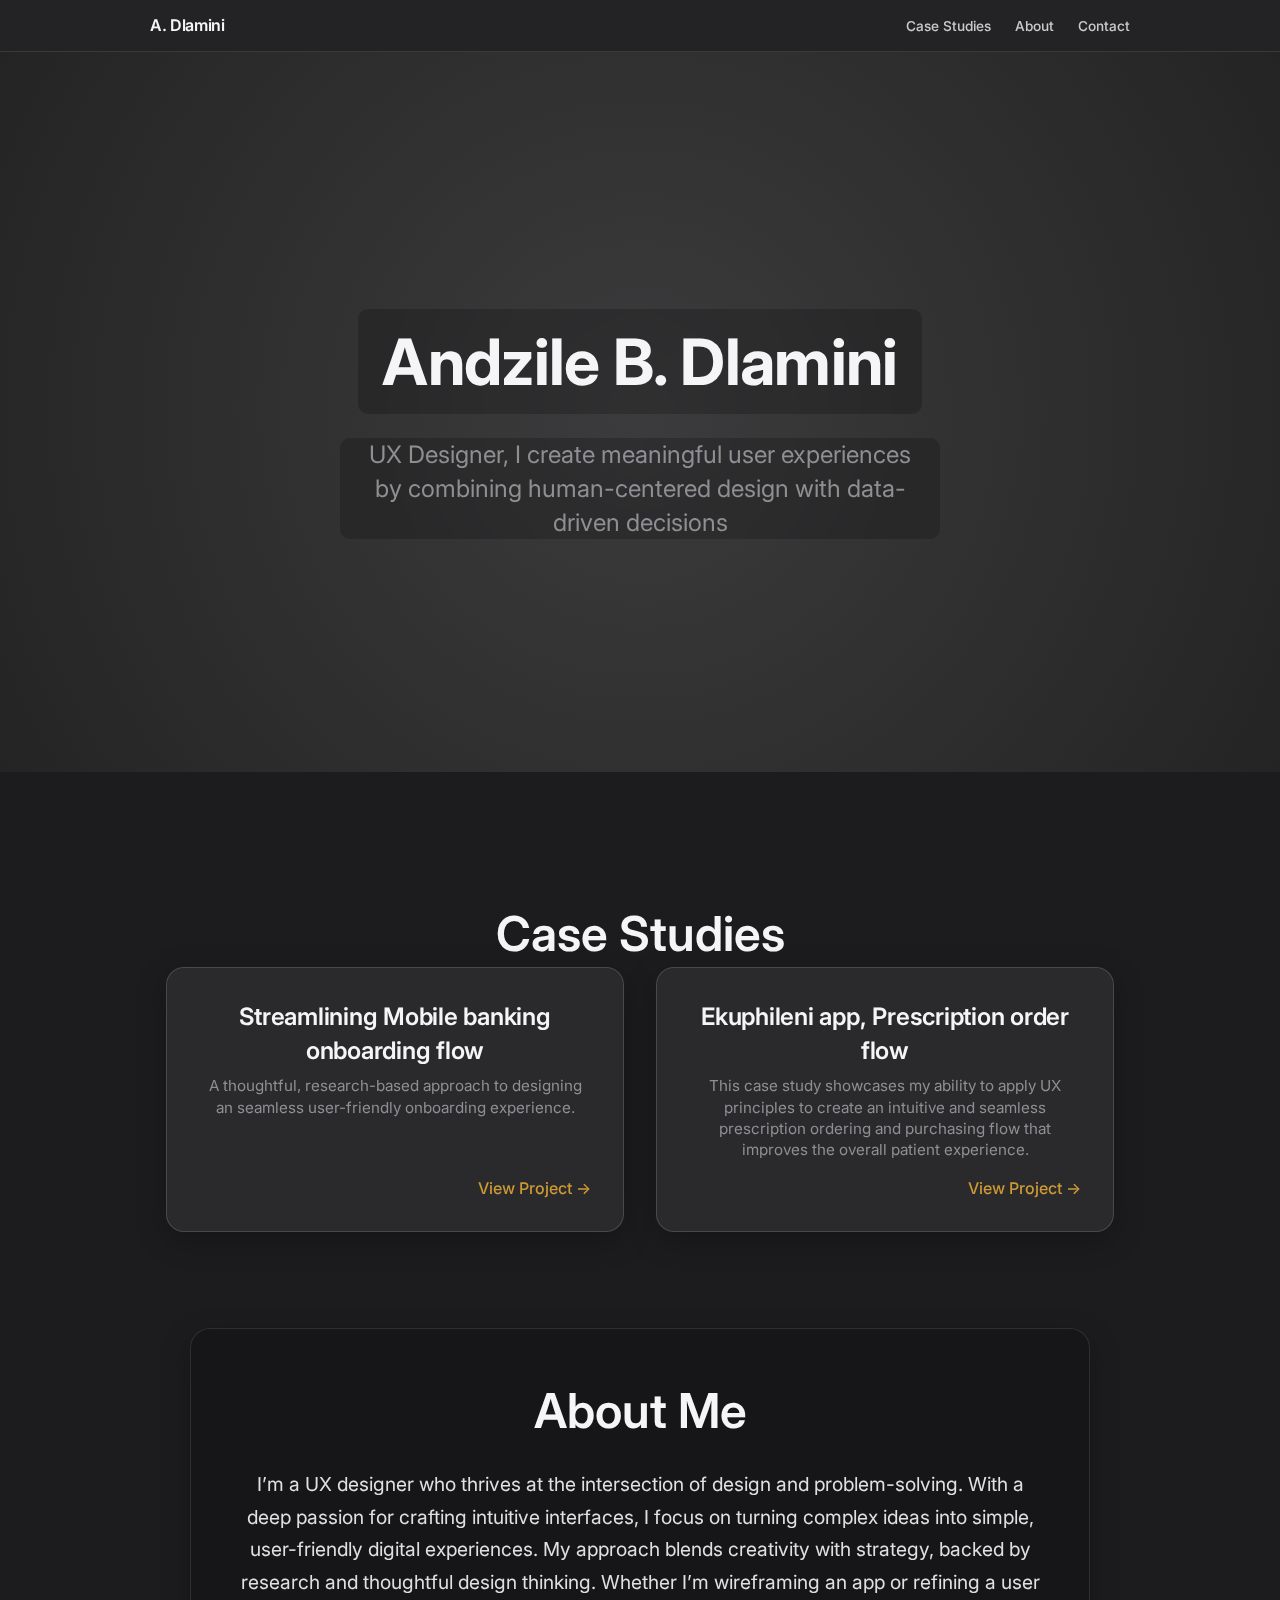
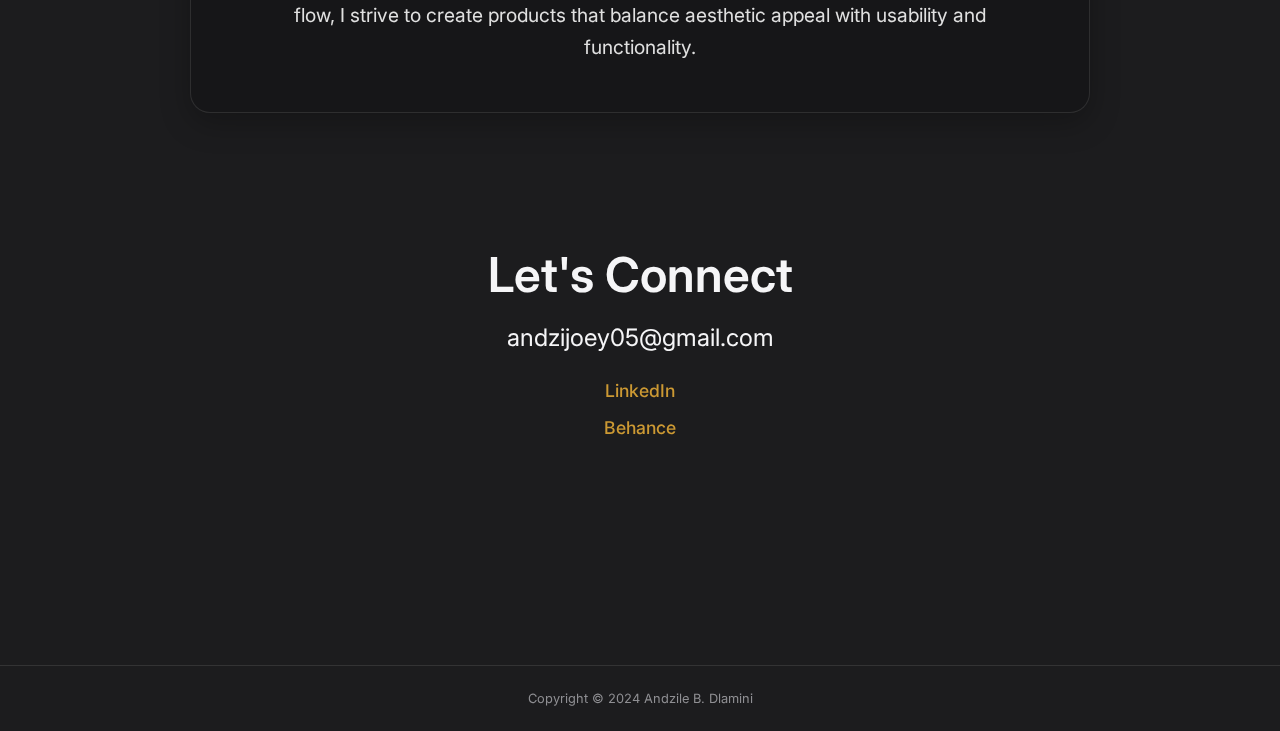
<file: index.html>
<!DOCTYPE html>
<html lang="en">
<head>
  <link rel="icon" type="image/png" href="assets/logo/Andzi.svg">
  <meta charset="UTF-8" />
  <meta name="viewport" content="width=device-width, initial-scale=1" />
  <title>Andzile B. Dlamini | UX Designer Portfolio</title>
  <link href="https://fonts.googleapis.com/css2?family=Inter:wght@400;500;600;700&display=swap" rel="stylesheet" />
  <link rel="stylesheet" href="css/styles.css" />
</head>
<body>
  <nav>
    <div class="nav-content">
      <a href="#home" class="logo">A. Dlamini</a> 
      <ul class="nav-links">
        <li><a href="#case-studies" class="nav-link">Case Studies</a></li>
        <li><a href="#about" class="nav-link">About</a></li>
        <li><a href="#contact" class="nav-link">Contact</a></li>
      </ul>
      <div class="hamburger">
        <div class="bar"></div>
        <div class="bar"></div>
        <div class="bar"></div>
      </div>
    </div>
  </nav>

  <header id="home">
    <h1>Andzile B. Dlamini</h1>
    <p class="hero-subtext">UX Designer, I create meaningful user experiences by combining human-centered design with data-driven decisions</p>
  </header>

  <main>
    <section id="case-studies" class="case-studies">
      <h2>Case Studies</h2>
      
      <!-- Wrapper for the cards to fix title placement -->
      <div class="case-study-grid"> 
      
        <a href="onboarding.html" class="case-study-card">
          <h3>Streamlining Mobile banking onboarding flow</h3>
          <p>A thoughtful, research-based approach to designing an seamless user-friendly onboarding experience.</p>
          <span class="cta-link">View Project &rarr;</span>
        </a>
        
        <a href="Phile.html" class="case-study-card">
          <h3>Ekuphileni app, Prescription order flow</h3>
          <p>This case study showcases my ability to apply UX principles to create an intuitive and seamless prescription ordering and purchasing flow that improves the overall patient experience.</p>
          <span class="cta-link">View Project &rarr;</span>
        </a>

    
      
        

      </div>
      
    </section>

    <section id="about" class="about">
      <h2>About Me</h2>
      <p>
        I’m a UX designer who thrives at the intersection of design and problem-solving. With a deep passion for crafting intuitive interfaces,
        I focus on turning complex ideas into simple, user-friendly digital experiences. My approach blends creativity with strategy,
        backed by research and thoughtful design thinking. Whether I’m wireframing an app or refining a user flow,
        I strive to create products that balance aesthetic appeal with usability and functionality.
      </p>
    </section>

    <section id="contact" class="contact">
      <h2>Let's Connect</h2>
      <a href="mailto:andzijoey05@gmail.com" class="contact-link email">andzijoey05@gmail.com</a>
      <a href="https://www.linkedin.com/in/andzile-banele-dlamini-4029a6223/" target="_blank" rel="noopener noreferrer" class="contact-link">LinkedIn</a>
      <a href="https://www.behance.net/eyedentunknown" target="_blank" rel="noopener noreferrer" class="contact-link">Behance</a>
    </section>
  </main>

  <footer class="footer">
    <p>Copyright &copy; 2024 Andzile B. Dlamini</p>
  </footer>

  <script src="js/script.js"></script>
</body>
</html>
</file>
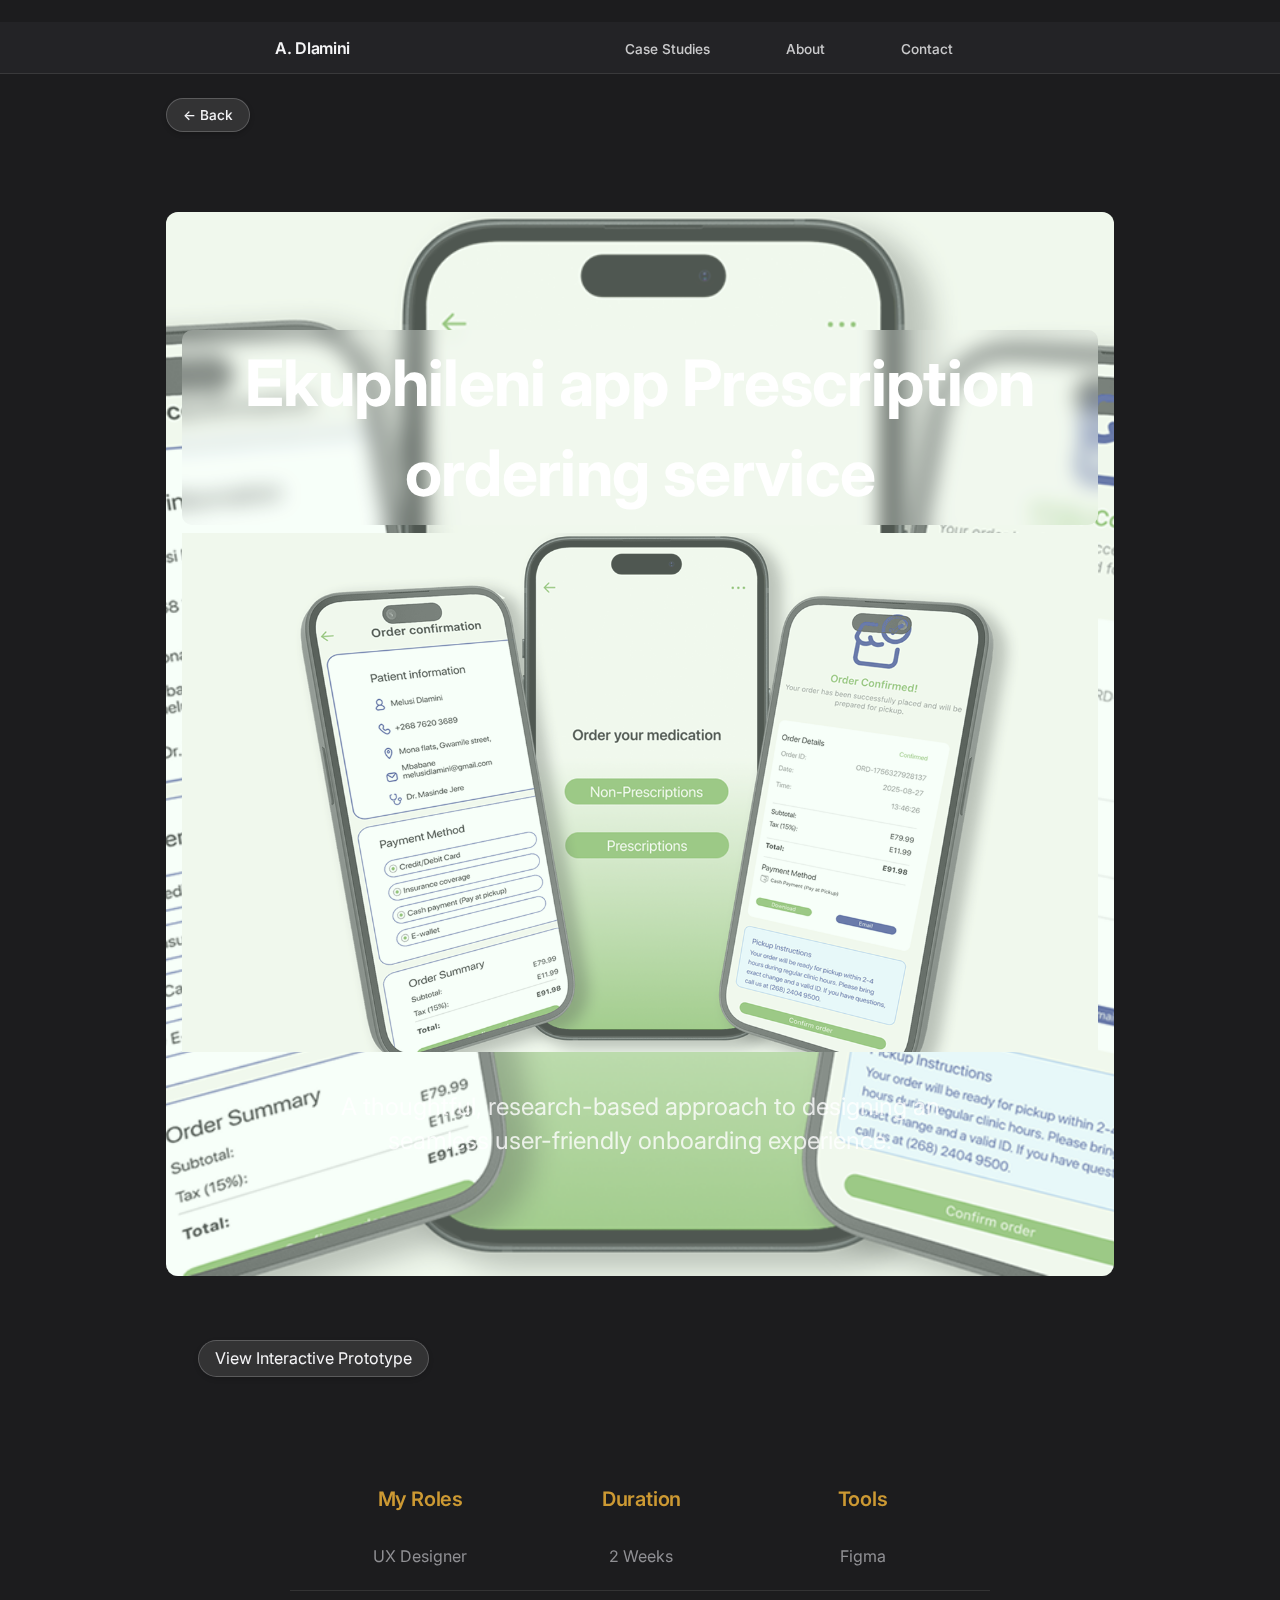
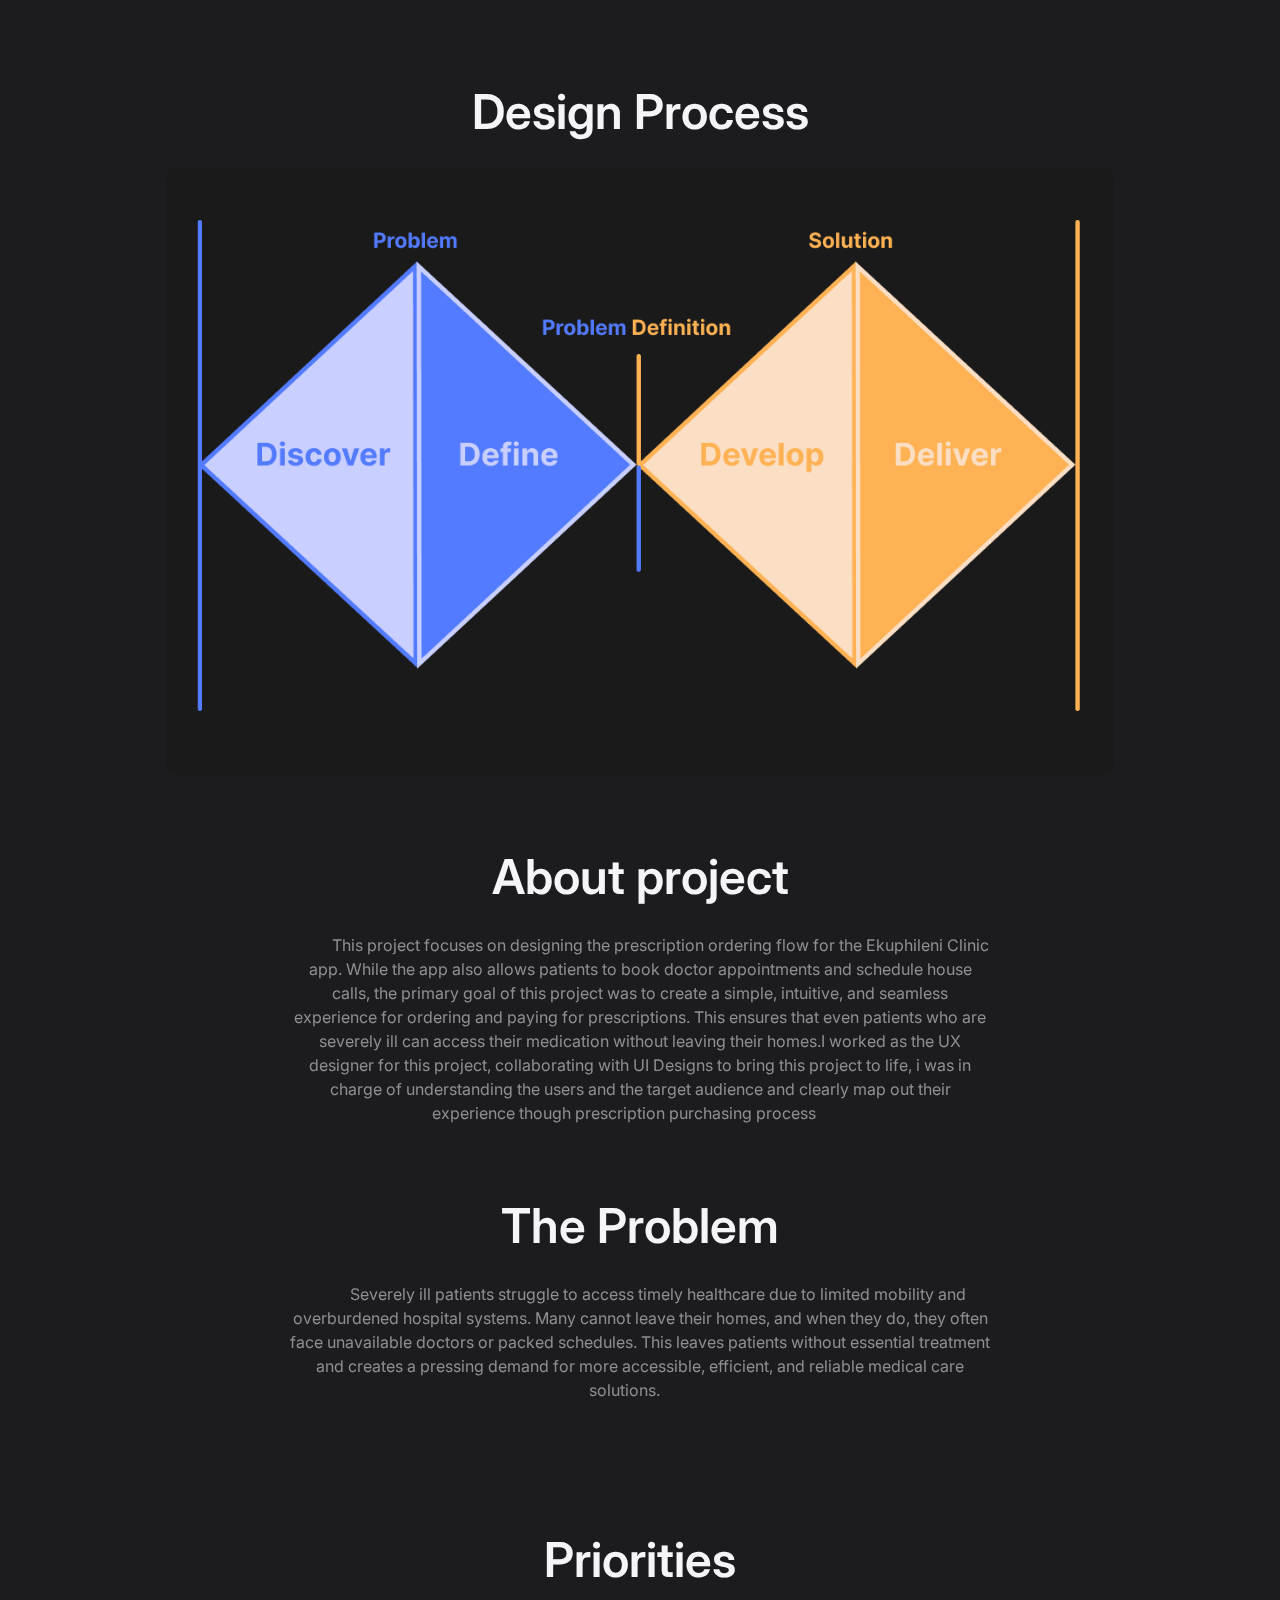
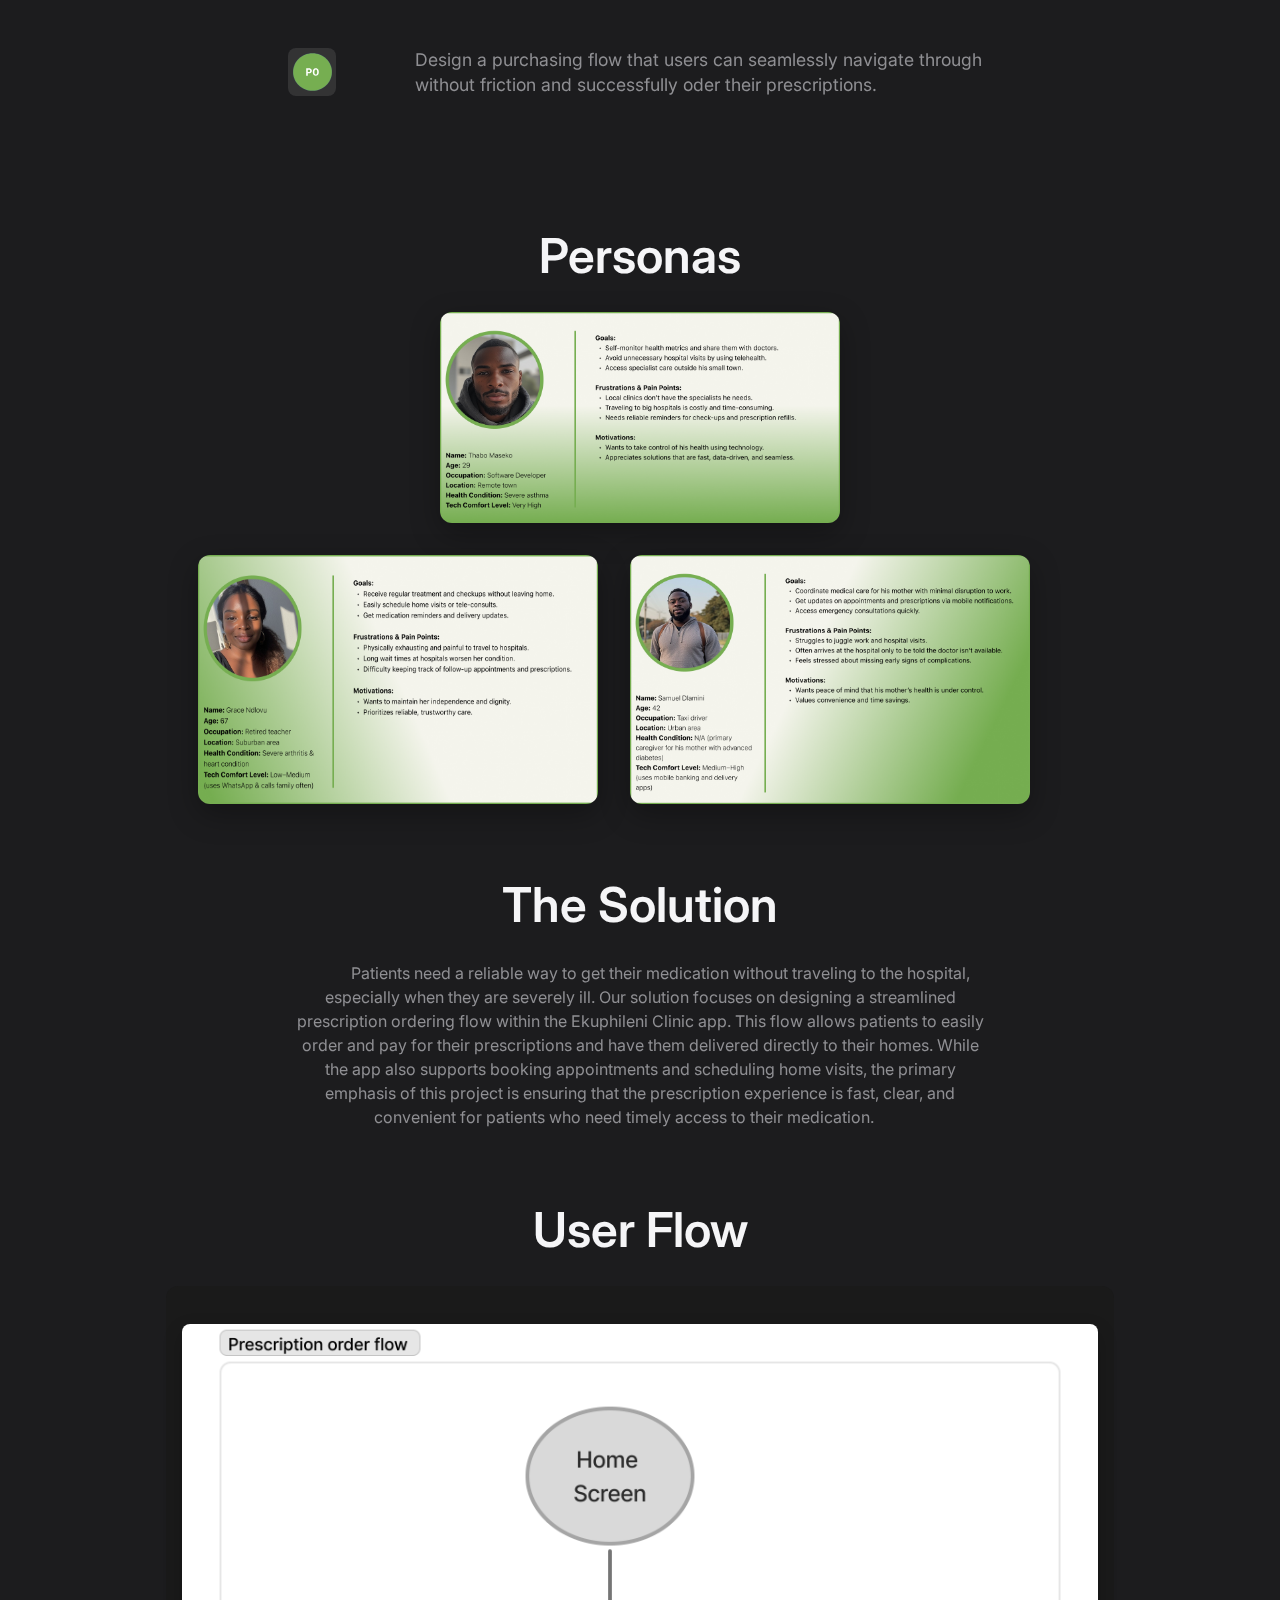
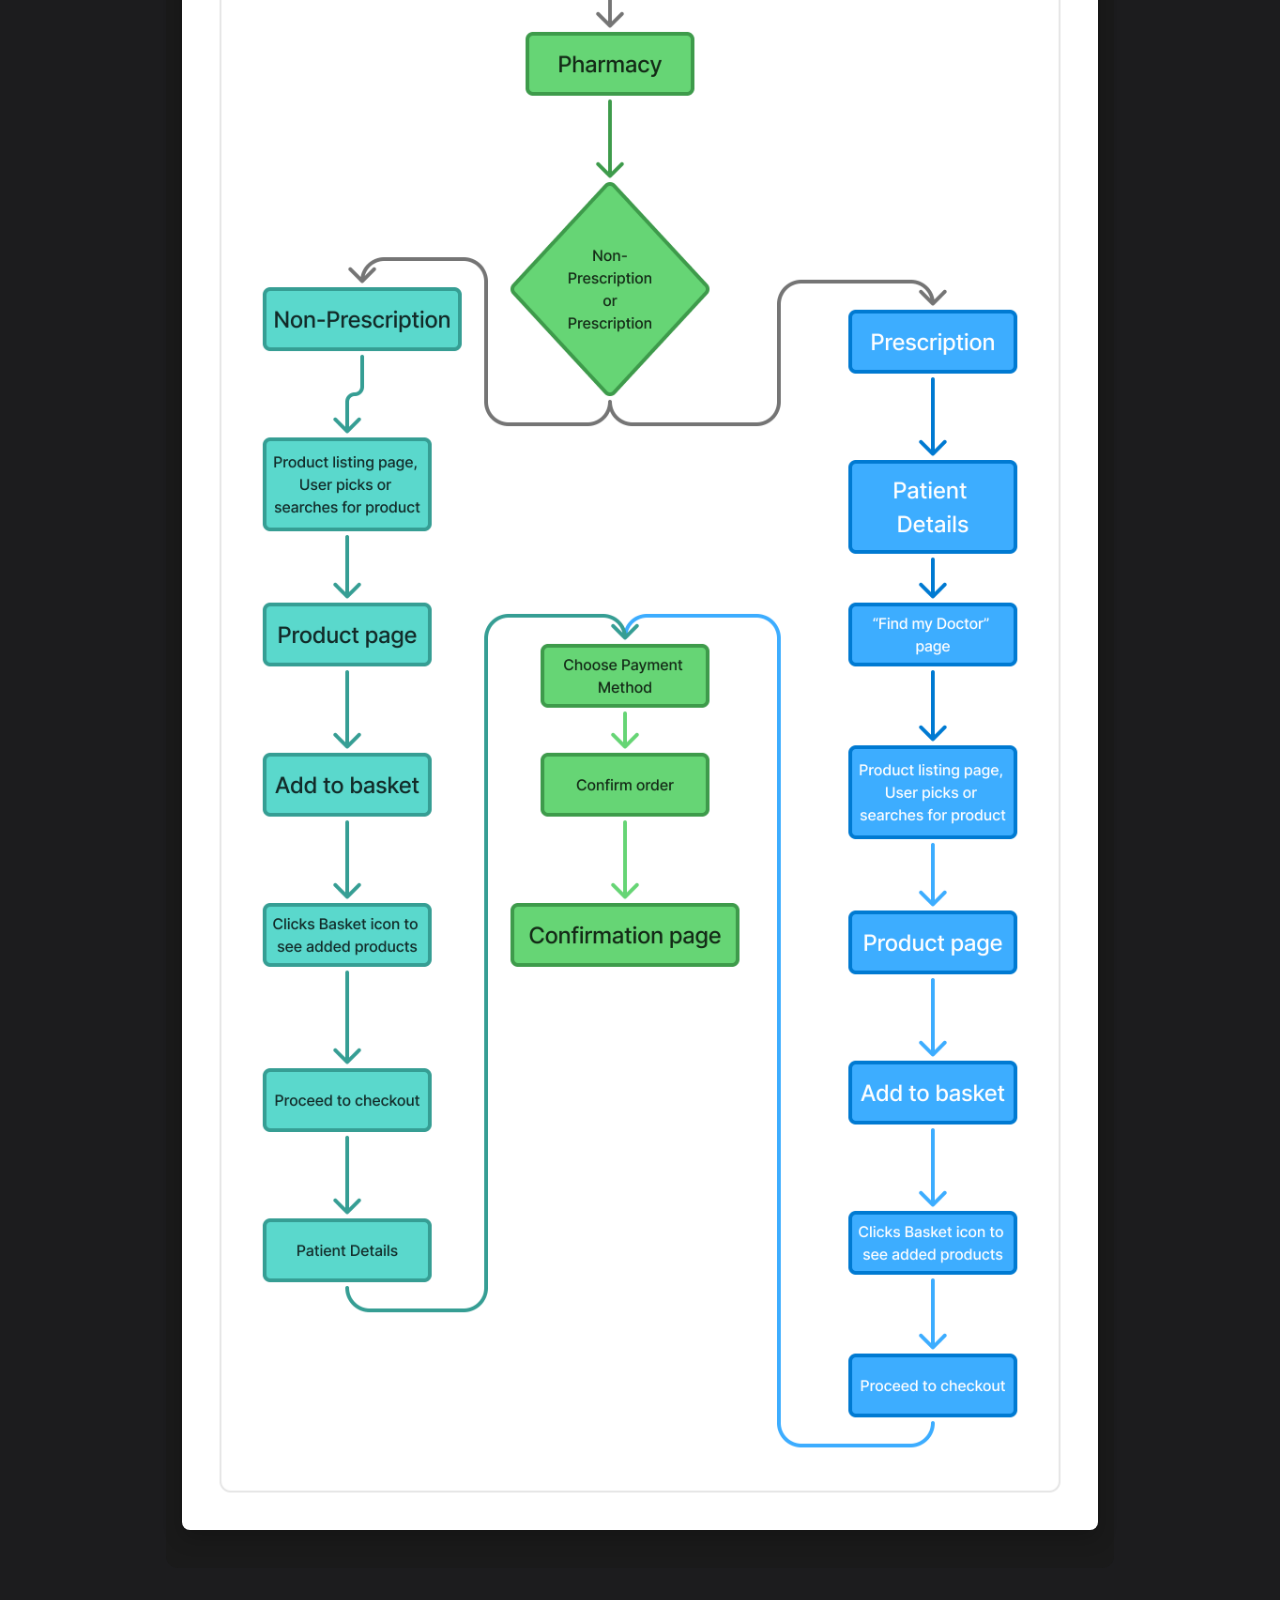
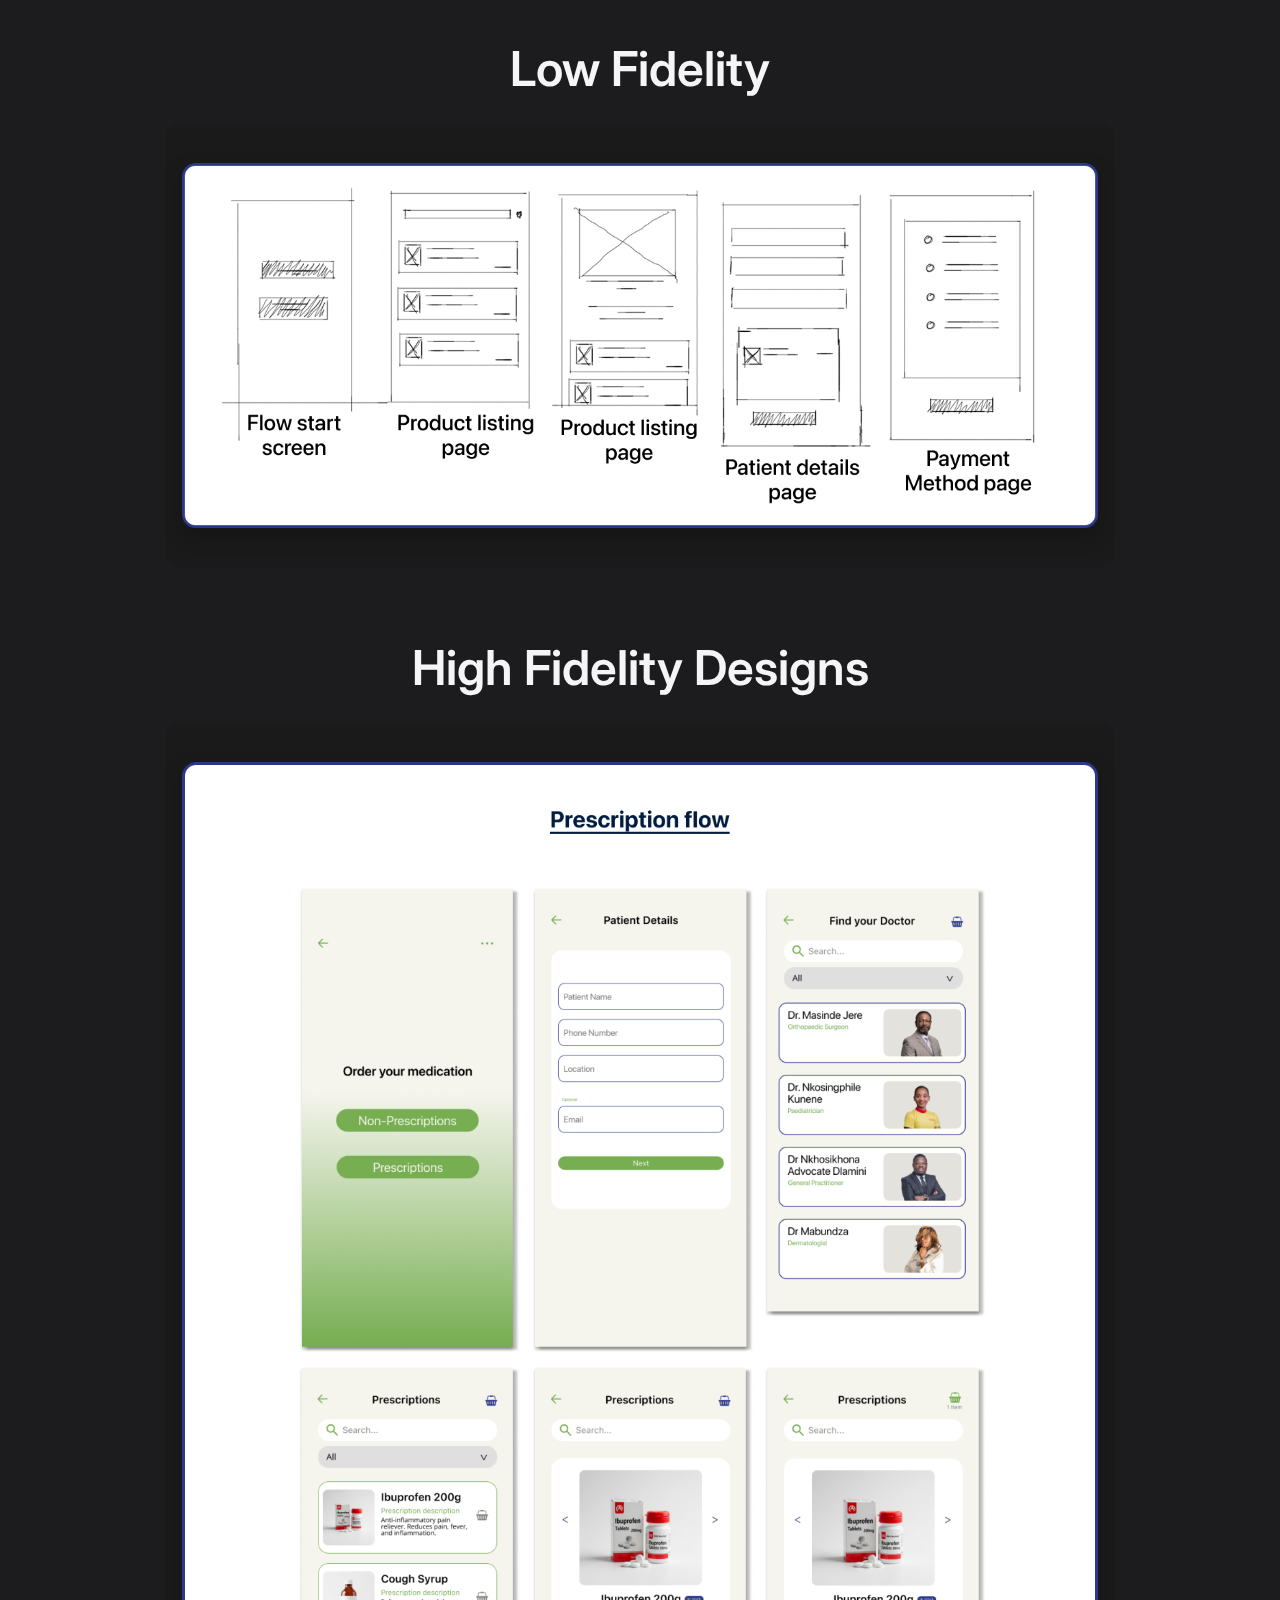
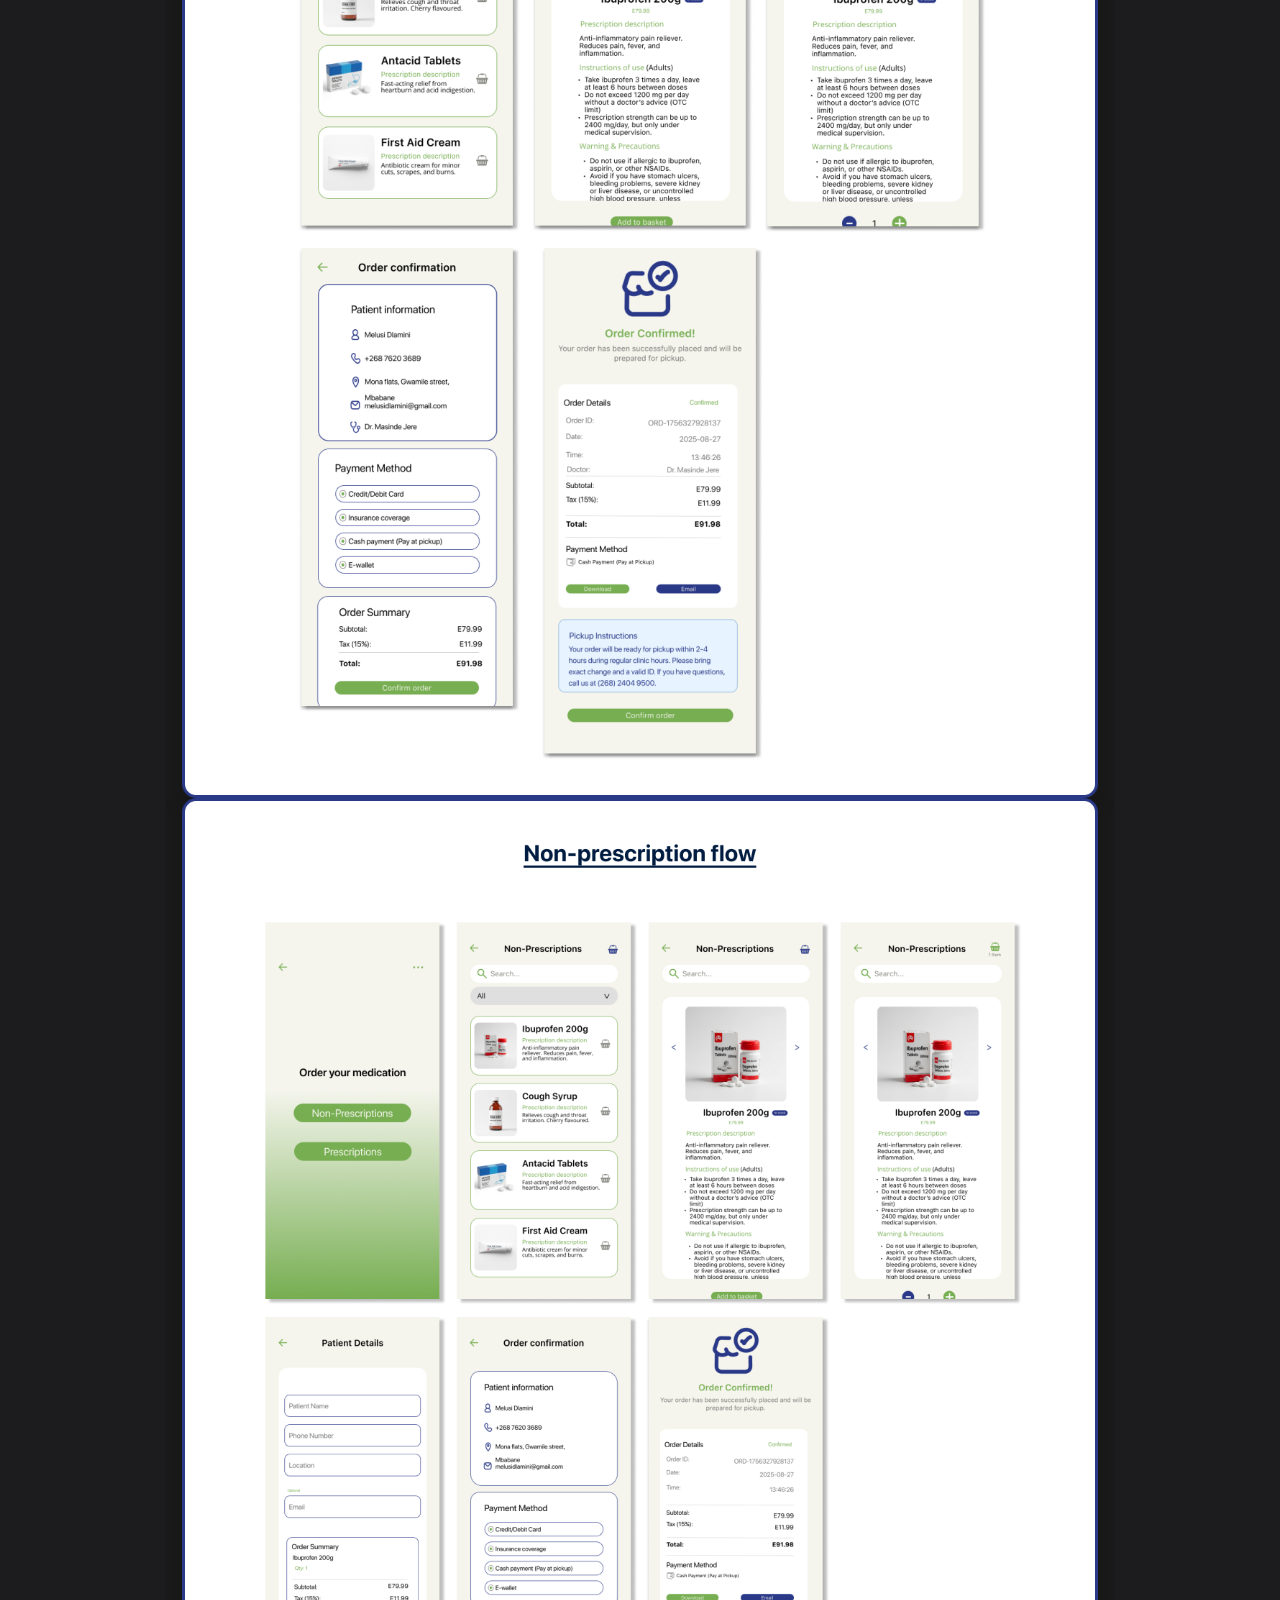
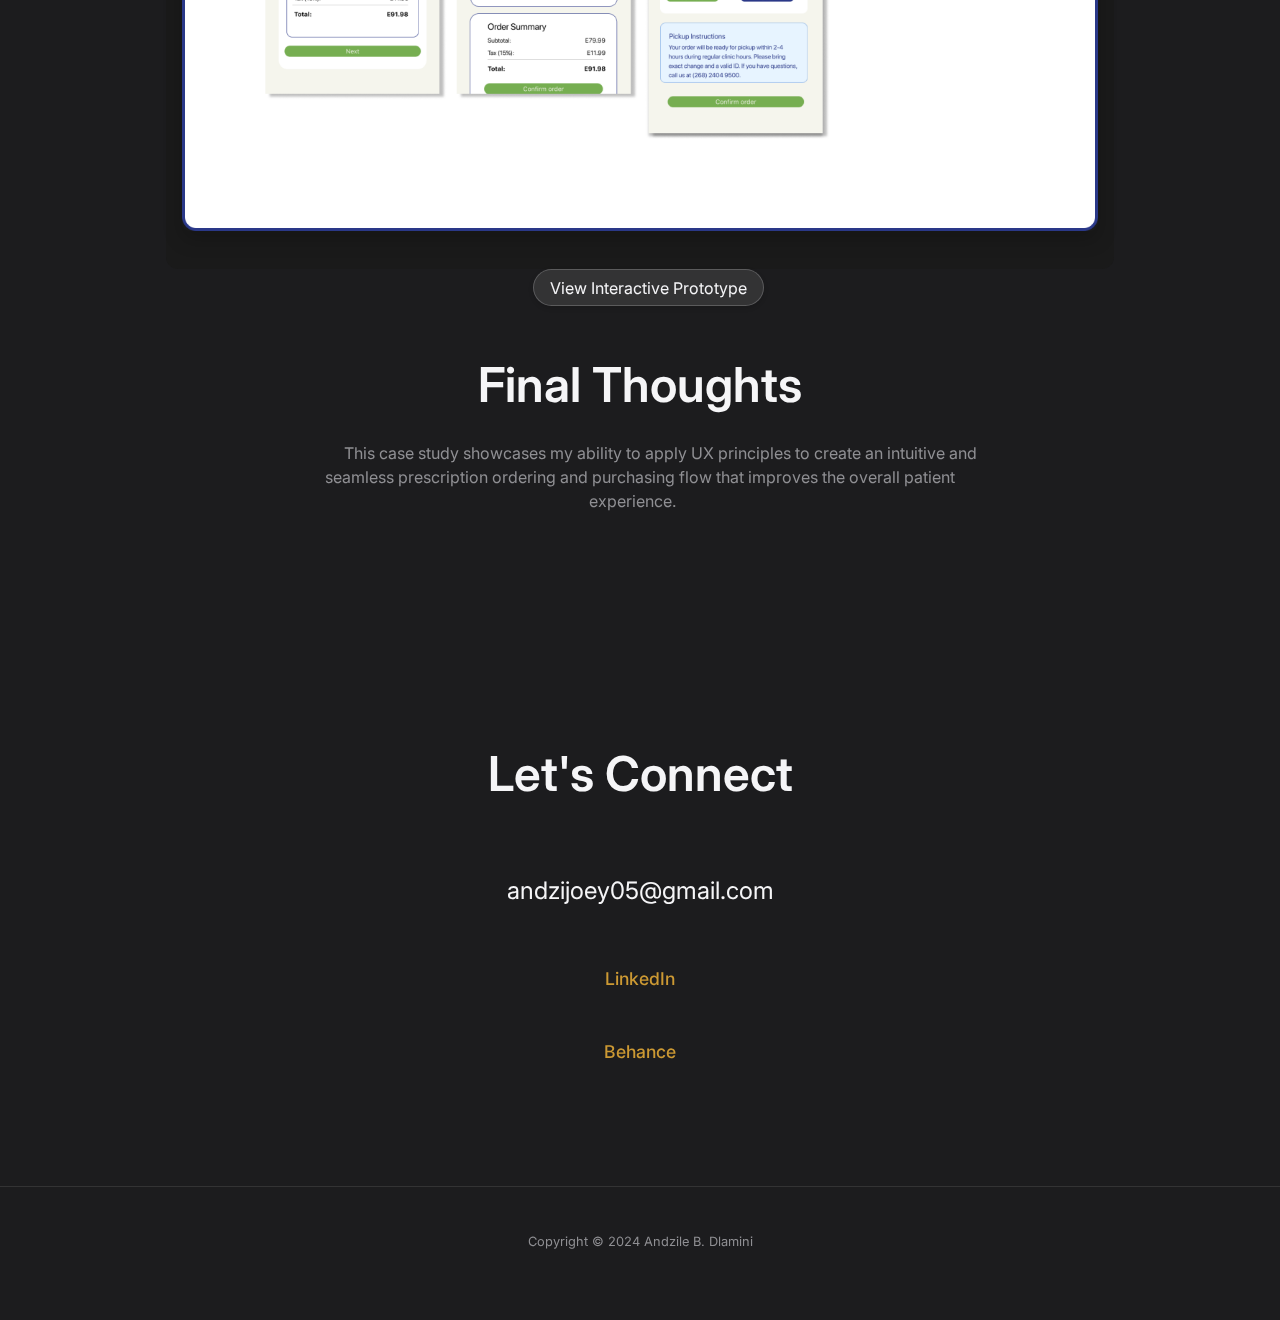
<file: Phile.html>
<!DOCTYPE html>
<html lang="en">
<head>
  <link rel="icon" type="image/png" href="assets/logo.png">
  <meta charset="UTF-8" />
  <meta name="viewport" content="width=device-width, initial-scale=1" />
  <title>Ekuphileni app Prescription ordering service| Andzile Dlamini</title>
  <link href="https://fonts.googleapis.com/css2?family=Inter:wght@400;500;600;700&display=swap" rel="stylesheet" />
  <link rel="stylesheet" href="css/styles.css" /> 
  <link rel="stylesheet" href="css/Phile/Case_Study.css" /> 
</head>
<body>
  
  <nav>
    <div class="nav-content">
      <a href="index.html#home" class="logo">A. Dlamini</a> 
      <ul class="nav-links">
        <li><a href="/index.html#case-studies" >Case Studies</a></li>
        <li><a href="/index.html#about" >About</a></li>
        <li><a href="#contact" class="nav-link">Contact</a></li>
      </ul>
      <div class="hamburger"> 
        <div class="bar"></div>
        <div class="bar"></div>
        <div class="bar"></div>
      </div>
    </div>
  </nav>
  
  <a href="index.html" class="below-nav-back-button">← Back</a>
  
  <main class="case-study-content">
    
        <section class="intro hero-section">
      <h1 class="case_title">Ekuphileni app Prescription ordering service</h1>
            <img src="assets/Phile/image1.png" alt="Mock ups" class="full-width-image">
      <p class="hero-subtext">A thoughtful, research-based approach to designing an seamless user-friendly onboarding experience.</p>
    </section>
    <div class="prototype-cta final-cta">
      <a href="https://www.figma.com/proto/qlvxV0ldRbiRzqY2QXMXtq/Streamlining-Mobile-banking-onboarding-flow?page-id=23%3A921&node-id=23-938&p=f&viewport=582%2C570%2C0.12&t=CmimnsErDCseTFwk-1&scaling=scale-down&content-scaling=fixed&starting-point-node-id=25%3A3600&show-proto-sidebar=1" target="_blank" class="nav-cta-button view-prototype-btn">View Interactive Prototype</a>
    </div>
        <section class="key-info">
      <div class="info-column">
        <h3 class="column-title">My Roles</h3>
        <p class="editable-text">UX Designer</p>
      </div>
      <div class="info-column">
        <h3 class="column-title">Duration</h3>
        <p class="editable-text">2 Weeks</p>
      </div>
      <div class="info-column">
        <h3 class="column-title">Tools</h3>
        <p class="editable-text">Figma</p>
      </div>
    </section>
    
        <h2>Design Process</h2>
    <section class="content-section media-block">
      <div class="image-placeholder-block">
        <img src="assets/Onboarding/design process.png" alt="Key product screen" class="full-width-image" />
      </div>
    </section>
    
        <section class="content-section centered-text">
        <h2>About project</h2>
        <p class="editable-text">
          This project focuses on designing the prescription ordering flow for the Ekuphileni Clinic app. While the app also allows patients to book doctor appointments and schedule house calls, the primary goal of this project was to create a simple, intuitive, and seamless experience for ordering and paying for prescriptions. This ensures that even patients who are severely ill can access their medication without leaving their homes.I worked as the UX designer for this project, collaborating with UI Designs to bring this project to life, i was in charge of understanding the users and the target audience and clearly map out their experience though prescription purchasing process
        </p>
    </section>
    
        <section class="content-section centered-text">
        <h2>The Problem</h2>
        <p class="editable-text">
         Severely ill patients struggle to access timely healthcare due to limited mobility and overburdened hospital systems. Many cannot leave their homes, and when they do, they often face unavailable doctors or packed schedules. This leaves patients without essential treatment and creates a pressing demand for more accessible, efficient, and reliable medical care solutions.
        </p>
    </section>
    
        <section class="content-section icon-feature-list">
        <h2>Priorities</h2>
      <div class="feature-item">
        <div class="icon-placeholder">
          <img src="assets/Phile/P0.svg" alt="Icon 1" class="svg-icon" />
        </div>
        <p class="feature-text">Design a purchasing flow that users can seamlessly navigate through without friction and successfully oder their prescriptions.</p>
      </div>
       
    </section>
    
        <section class="content-section personas">
      <h2>Personas</h2>
      <div class="persona-images">
        <img src="assets/Phile/Persona 1.png" alt="User Persona 1" class="persona-img" />
        <img src="assets/Phile/Persona 2.png" alt="User Persona 2" class="persona-img" />
        <img src="assets/Phile/Persona 3.png" alt="User Persona 2" class="persona-img" />
      </div>
    </section>
    
        <section class="content-section centered-text">
        <h2>The Solution</h2>
        <p class="editable-text">
          Patients need a reliable way to get their medication without traveling to the hospital, especially when they are severely ill. Our solution focuses on designing a streamlined prescription ordering flow within the Ekuphileni Clinic app. This flow allows patients to easily order and pay for their prescriptions and have them delivered directly to their homes. While the app also supports booking appointments and scheduling home visits, the primary emphasis of this project is ensuring that the prescription experience is fast, clear, and convenient for patients who need timely access to their medication.

        </p>
    </section>

        <section class="content-section media-block">
      <h2>User Flow</h2>
      <div class="image-placeholder-block">
        <img src="assets/Phile/Userflow.png" alt="User flow diagram" class="media-image" />
      </div>
    </section>
    
        <section class="content-section media-block">
      <h2>Low Fidelity</h2>
      <div class="image-placeholder-block">
        <img src="assets/Phile/wireframes.png" alt="Low fidelity wireframes" class="media-image" />
      </div>
    </section>
    
        <section class="content-section media-block">
      <h2>High Fidelity Designs</h2>
      <div class="image-placeholder-block">
        <img src="assets/Phile/P Flow.png" alt="High fidelity screens" class="media-image" />
        <img src="assets/Phile/NonP Flow.png" alt="High fidelity screens" class="media-image" />
      </div>
    <div class="prototype-cta final-cta">
      <a href="https://www.figma.com/proto/q1xZ6GzF9dcEAE2JoZd7Sb/Ekuphileni-app?node-id=283-603&viewport=34%2C74%2C0.17&t=S9FN4ylVmtEfP4pi-0&scaling=min-zoom&content-scaling=fixed&starting-point-node-id=283%3A603" target="_blank" class="nav-cta-button view-prototype-btn">View Interactive Prototype</a>
    </div>
    
        <section class="content-section centered-text">
        <h2>Final Thoughts</h2>
        <p class="editable-text">
          This case study showcases my ability to apply UX principles to create an intuitive and seamless prescription ordering and purchasing flow that improves the overall patient experience.
    </section>
    
  </main>


  <section id="contact" class="contact">
    <h2>Let's Connect</h2>
    <a href="mailto:andzijoey05@gmail.com" class="contact-link email">andzijoey05@gmail.com</a>
    <a href="https://www.linkedin.com/in/andzile-banele-dlamini-4029a6223/" target="_blank" rel="noopener noreferrer" class="contact-link">LinkedIn</a>
    <a href="https://www.behance.net/eyedentunknown" target="_blank" rel="noopener noreferrer" class="contact-link">Behance</a>
  </section>
  
  <footer class="footer">
    <p>Copyright &copy; 2024 Andzile B. Dlamini</p>
  </footer>


  <script src="js/script.js"></script> 
</body>

</html>
</file>
<file: css/Phile/Case_Study.css>
/* ---------------------------------------------------- */
/* Case Study Page Specific Styles (Dark Theme Adaptation) */
/* ---------------------------------------------------- */

/* This file contains styles unique to the Case Study pages, 
   inheriting core styles, colors, and typography from styles.css */

/* Remove any background/color resets that conflict with styles.css */
body {
/* Ensure body is handled by the main styles.css, remove conflicting light theme styles */
min-height: 100vh; /* Re-add for consistency */
}

/* Main Content Wrapper - Use the main max-width from the landing page. */
.case-study-content {
max-width: 980px; /* Use landing page max-width */
margin: 0 auto;
padding: 2rem 1rem 4rem; /* Adjusted overall bottom padding */
}

/* Sticky Back Button Styling (Adapted to Dark/Glass Theme) - UNCHANGED */
.below-nav-back-button {
position: sticky;
 top: 70px; 
 display: inline-block;
 margin-left: max(1rem, calc(50% - 490px));
 margin-top: 1.5rem;
 margin-bottom: -1rem; 
 z-index: 500;

color: var(--color-dark) !important;
background: rgba(255, 255, 255, 0.1); 
backdrop-filter: blur(8px); 
-webkit-backdrop-filter: blur(8px); 
border: 1px solid rgba(255, 255, 255, 0.2); 
 border-radius: 999px;
 
 padding: 0.4rem 1rem;
 font-weight: 500;
 font-size: 0.85rem;
 text-decoration: none;
 transition: all 0.2s cubic-bezier(0.4, 0, 0.2, 1);
 box-shadow: 0 2px 5px rgba(0, 0, 0, 0.2);
}

.below-nav-back-button:hover {
background: rgba(255, 255, 255, 0.2); 
 transform: translateY(-1px);
box-shadow: 0 4px 10px rgba(0, 0, 0, 0.4);
}


/* --- SECTION STYLING --- */

/* General Section Spacing */
.content-section {
    padding-top: 0;
    margin-bottom: 0;
}

/* 1. HERO SECTION */
.intro.hero-section {
    text-align: center;
    margin-top: 2rem;
    margin-bottom: 4rem;
    padding: 6rem 1rem; /* Increased padding for height */
    position: relative;
    overflow: hidden; 
    border-radius: 12px;
    
    /* 🖼️ IMAGE PLACEMENT: Update this path! */
    background-image: url('/assets/Phile/image\ 1.png'); 
    background-size: cover;
    background-position: center center;
    background-repeat: no-repeat;
}

/* Overlay for text contrast */
.intro.hero-section::before {
    content: "";
    position: absolute;
    top: 0;
    left: 0;
    width: 100%;
    height: 100%;
    background: rgb(232 255 238 / 34%); /* Darker overlay */
    z-index: 1;
}

.intro .case_title, 
.intro .hero-subtext {
    position: relative; 
    z-index: 2; 
    color: #fff; /* White text for contrast */
}

.intro .case_title {
    font-size: clamp(2.5rem, 6vw, 4rem);
    font-weight: 700;
    letter-spacing: -0.01em;
    margin-bottom: 0.5rem;
    text-decoration: none;
    background: rgba(255, 255, 255, 0.1); 
    backdrop-filter: blur(10px); 
    -webkit-backdrop-filter: blur(10px); 
    border-radius: 10px;
    padding: 0.5rem 1.5rem; 
    display: inline-block;
}
.intro .hero-subtext {
    font-size: clamp(1.1rem, 2vw, 1.5rem);
    font-weight: 400;
    max-width: 600px;
    margin: 1rem auto 0;
    color: rgba(255, 255, 255, 0.8);
}


/* 2. KEY INFO SECTION (3 Columns) */
.key-info {
    display: flex;
    justify-content: space-between;
    gap: 2rem;
    margin: 4rem auto;
    padding: 0 1rem;
    max-width: 700px;
    text-align: center;
    border-bottom: 1px solid rgba(255, 255, 255, 0.1);
}

.info-column {
    flex: 1;
    min-width: 150px;
}

.column-title {
    font-size: 1.25rem;
    font-weight: 600;
    color: var(--color-light-accent, #CC9933); /* Use an accent color for titles */
    margin-bottom: 0.5rem;
}

.editable-text {
    font-size: 1rem;
    color: var(--color-gray);
    line-height: 1.5;
}


/* 3. FULL-WIDTH MEDIA SECTION */
.full-width-media {
    /* Full width container logic */
    width: 100vw; 
    margin-left: calc(50% - 50vw); 
    margin-right: calc(50% - 50vw);
    
    /* Optional: Add a subtle background color or glass effect strip here */
    background: rgba(0, 0, 0, 0.2); 
    padding: 0; /* Image takes full vertical space */
}

.full-width-image {
    display: block;
    width: 100%;
    /* Height will adjust automatically to maintain aspect ratio */
    height: auto; 
    border-radius: 0;
}


/* 4, 5, 8, 12, 13. CENTERED CONTENT SECTIONS */
.centered-text {
    text-align: center;
    max-width: 700px; /* Constrain text width for readability */
    margin-left: auto;
    margin-right: auto;
}


/* 6. ICON/TEXT FEATURE SECTION */
.icon-feature-list {
    display: flex;
    flex-direction: column;
    gap: 1rem;
    margin-top: 5rem;
    max-width: 800px;
    margin-left: auto;
    margin-right: auto;
}

.feature-item {
    display: flex;
    align-items: flex-start;
    gap: 2rem;
    padding-bottom: 1.5rem;
    border-bottom: 1px solid rgba(255, 255, 255, 0.1);
}

.feature-item:last-child {
    border-bottom: none;
}

.icon-placeholder {
    flex-shrink: 0;
    width: 48px;
    height: 48px;
    /* Optional styling for the icon background */
    background: rgba(255, 255, 255, 0.1); 
    border-radius: 8px;
    display: flex;
    align-items: center;
    justify-content: center;
}

.svg-icon {
    width: 80%;
    height: 80%;
    /* Ensure your SVGs use 'currentColor' or are styled to fit the dark theme */
}

.feature-text {
    flex-grow: 1;
    text-align: left;
    font-size: 1.1rem;
    color: #8f8f93;
}


/* 7. PERSONAS SECTION */
.personas {
    text-align: center;
}

.persona-images {
    display: flex;
    flex-wrap: wrap;
    justify-content: center;
    gap: 2rem;
}

.persona-img {
    max-width: 100%;
    width: clamp(300px, 45vw, 400px); /* Responsive sizing for 2 personas */
    height: auto;
    border-radius: 12px;
    box-shadow: 0 10px 30px rgba(0, 0, 0, 0.3);
}


/* 9, 10, 11. MEDIA BLOCKS (User Flow, Lo-Fi, Hi-Fi) */
.media-block {
    text-align: center;
}
.image-placeholder-block {
    background: #1a1a1a; /* Dark placeholder color */
    padding: 1rem;
    border-radius: 12px;
}
.media-image {
    max-width: 100%;
    height: auto;
    display: block;
    margin: 0 auto;
    border-radius: 8px;
    box-shadow: 0 8px 20px rgba(0, 0, 0, 0.2);
}





/* CONTACT SECTION & FOOTER - UNCHANGED */
.contact {
    text-align: center; 
    margin: 4rem 0; 
}
.contact h2 {
    margin-bottom: 2rem; 
    padding-bottom: 0;
    border-bottom: none;
    max-width: 100%;
}

/* ---------------------------------------------------- */
/* Responsive Adjustments */
/* ---------------------------------------------------- */

@media (max-width: 768px) {
    .case-study-content {
        padding: 1rem 0.5rem 4rem;
    }
    
    .key-info {
        flex-direction: column;
        gap: 1.5rem;
        margin: 2rem auto;
    }
    
    .icon-feature-list {
        gap: 1.5rem;
        padding: 0 0.5rem;
    }
    
    .feature-item {
        flex-direction: column;
        align-items: center;
        text-align: center;
        gap: 0.5rem;
    }
    
    .feature-text {
        text-align: center;
    }
    
    .persona-images {
        flex-direction: column;
        gap: 1.5rem;
    }
    
    .persona-img {
        width: 100%;
        max-width: 400px;
    }
    
    .full-width-media {
        padding: 0;
    }
    
    .intro.hero-section {
        padding: 4rem 1rem;
    }

}
</file>
<file: css/styles.css>
/* Apple Style Reset & Core */
* {
  margin: 0;
  padding: 0;
  box-sizing: border-box;
  font-family: 'Inter', -apple-system, BlinkMacSystemFont, "Segoe UI", Roboto, Oxygen-Sans, Ubuntu, Cantarell, "Helvetica Neue", sans-serif;
}

:root {
  /* Apple Color Palette SWAPPED FOR DARK MODE */
  --color-dark: #f5f5f7; 
  --color-light: #1c1c1e; 
  --color-white: #000000; 
  --color-gray: #8f8f93; 
  /* UPDATED: Change the link color to the new gold/ochre */
  --color-link: #CC9933; 
  --color-card-border: rgba(255, 255, 255, 0.15); 
}

body {
  /* Apply the new dark background */
  background: var(--color-light); 
  /* Apply the new light text color */
  color: var(--color-dark);
  scroll-behavior: smooth;
  line-height: 1.4;
  font-weight: 400;
  min-height: 100vh;
}

/* -------------------------------------- */
/* NEW: Pulsating Radial Gradient Keyframes */
/* -------------------------------------- */
@keyframes pulsateGlow {
    /* Slowly change size and position for a subtle, breathing effect */
    0% { background-size: 200% 200%; background-position: 50% 50%; }
    50% { background-size: 220% 220%; background-position: 45% 55%; }
    100% { background-size: 200% 200%; background-position: 50% 50%; }
}

/* Typography (Large & Bold Headers) */

h1 {
  font-size: clamp(2.5rem, 6vw, 4rem);
  font-weight: 700;
  letter-spacing: -0.01em;
}

h2 {
  font-size: clamp(2rem, 4vw, 3rem);
  font-weight: 600;
  text-align: center;
  border-bottom: none;
  padding-bottom: 0;
}

h3 {
  font-size: 1.5rem;
  font-weight: 600;
  letter-spacing: -0.01em;
}

p {
  font-size: 1.1rem;
  color: #c9c9c9; 
}

/* Navigation (Minimalist, Translucent Effect) */
nav {
  position: sticky;
  top: 0;
  background: #252527; 
  border-bottom: 1px solid rgba(255, 255, 255, 0.1);
  display: flex;
  justify-content: center;
  padding: 0 1.5rem;
  z-index: 1000;
  height: 52px; 
  backdrop-filter: saturate(180%) blur(5px);
  background-color: rgba(37, 37, 39, 0.9);
}

.nav-content {
  display: flex;
  justify-content: space-between;
  align-items: center;
  width: 100%;
  max-width: 980px;
}

.logo {
  font-weight: 600;
  font-size: 1rem;
  color: var(--color-dark); 
  text-decoration: none;
  letter-spacing: -0.02em;
}

.nav-links {
  list-style: none;
  display: flex;
  gap: 1.5rem;
}

.nav-links li a {
  color: var(--color-dark); 
  text-decoration: none;
  font-weight: 500;
  font-size: 0.85rem;
  padding: 0.25rem 0;
  opacity: 0.8;
  transition: opacity 0.3s ease;
}

.nav-links li a:hover,
.nav-links li a.active {
  opacity: 1;
  color: #CC9933;
  text-decoration: underline;
}

/* -------------------------------------- */
/* NEW: GLASS CTA BUTTON STYLE */
/* -------------------------------------- */
.nav-cta-button {
    /* Reset default nav link styles */
    color: var(--color-dark) !important; 
    opacity: 1 !important;
    text-decoration: none !important;
    
    /* Box Model */
    display: inline-block;
    padding: 0.4rem 1rem;
    margin-left: 0.5rem; /* Add space from previous link */
    
    /* Glass Effect */
    background: rgba(255, 255, 255, 0.1); /* Light, transparent background */
    backdrop-filter: blur(8px); 
    -webkit-backdrop-filter: blur(8px); 
    border: 1px solid rgba(255, 255, 255, 0.2); /* Soft, light border */
    border-radius: 999px; /* Pill shape */
    
    /* Animation/Hover */
    transition: all 0.2s cubic-bezier(0.4, 0, 0.2, 1);
    box-shadow: 0 2px 5px rgba(0, 0, 0, 0.15);
}

.nav-cta-button:hover {
    background: rgba(255, 255, 255, 0.2); /* Slightly less transparent on hover */
    transform: translateY(-1px);
    box-shadow: 0 4px 10px rgba(0, 0, 0, 0.3);
}

/* Ensure the parent <li> doesn't inherit unnecessary space/padding */
.nav-links li {
    padding: 0;
}


/* Profile picture removed from nav, use it in the About section */
.profile-pic-container {
  display: none;
}

/* Hamburger menu (mobile only) */
.hamburger {
  display: none;
  cursor: pointer;
  flex-direction: column;
  justify-content: space-around;
  width: 24px;
  height: 24px;
}

.hamburger .bar {
  height: 2px;
  width: 100%;
  background-color: var(--color-dark); 
  border-radius: 10px;
}

/* Header (Hero Section) - ANIMATION APPLIED HERE */
header {
  min-height: 80vh;
  position: relative; 
  overflow: hidden; 
  z-index: 1; 
  
  display: flex;
  flex-direction: column;
  justify-content: center;
  align-items: center;
  text-align: center;
  padding: 6rem 1rem 4rem;
  margin-top: 0;
  background: var(--color-light); 
}

/* Animated Pulsating Background Pseudo-Element */
header::before {
    content: '';
    position: absolute;
    top: 0;
    left: 0;
    width: 100%;
    height: 100%;
    
    /* NEW RADIAL GRADIENT: Central bright glow fading quickly to dark */
    background: radial-gradient(
        circle at center, 
        rgba(240, 240, 240, 0.15) 0%, /* Soft, bright core */
        rgba(44, 44, 44, 0.8) 40%,    /* Mid-dark transition */
        #151515 80%                   /* Dark edges */
    );
    
    /* Reduced size for the radial effect and centered position */
    background-size: 200% 200%; 
    background-position: 50% 50%;
    
    /* NEW ANIMATION: Slow, continuous pulsation */
    animation: pulsateGlow 15s ease-in-out infinite alternate; 
    
    z-index: -1; 
    opacity: 1; /* Removed opacity for richer colors */
}

/* Ensure text is high contrast and above the animation */
header h1, header p {
    position: relative;
    z-index: 2;
    /* Glass effect is retained */
    padding: 0 1rem; 
    
    /* Glass Effect Properties */
    background: rgba(0, 0, 0, 0.2); 
    backdrop-filter: blur(10px); 
    -webkit-backdrop-filter: blur(10px); 
    border-radius: 10px;
    
    color: var(--color-dark); 
}

/* Override the hero subtext to match the new glass style */
.hero-subtext {
  font-size: clamp(1.1rem, 2vw, 1.5rem);
  font-weight: 400;
  color: var(--color-gray);
  max-width: 600px;
  margin-top: 1rem;
  margin-bottom: 0.5rem; 
}

/* Since h1 and p are now inline-block/block for the blur, adjust their margins */
header h1 {
    margin-bottom: 0.5rem; 
    padding: 0.5rem 1.5rem; 
}

/* Main Content Layout */
main {
  max-width: 980px;
  margin: 0 auto;
  padding: 6rem 1rem 8rem; 
}

section {
  margin-bottom: 6rem;
  padding-top: 2rem;
}

/* New Grid Wrapper for Cards */
.case-study-grid {
    display: grid;
    grid-template-columns: repeat(auto-fit, minmax(300px, 1fr));
    gap: 2rem;
    text-align: center;
}

.case-study-card {
  display: flex;
  flex-direction: column;
  justify-content: space-between;
  min-height: 250px;
  background: #2a2a2c; 
  border-radius: 18px;
  padding: 2rem;
  box-shadow: 0 8px 30px rgba(0, 0, 0, 0.25);
  color: var(--color-dark); 
  text-decoration: none;
  transition: transform 0.2s cubic-bezier(0.4, 0, 0.2, 1), box-shadow 0.2s cubic-bezier(0.4, 0, 0.2, 1);
  border: 1px solid var(--color-card-border); 
}

.case-study-card:hover {
  transform: translateY(-5px);
  box-shadow: 0 12px 40px rgba(0, 0, 0, 0.35);
}

.case-study-card h3 {
  color: var(--color-dark); 
  margin-bottom: 0.5rem;
}

.case-study-card p {
  font-size: 0.95rem;
  color: var(--color-gray); 
  margin-bottom: 1rem;
}

.cta-link {
  font-size: 1rem;
  font-weight: 500;
  color: var(--color-link);
  margin-top: auto;
  align-self: flex-end;
  transition: all 0.2s ease-in-out; 
}

.cta-link:hover {
  opacity: 0.8;
  border-bottom: 1px solid var(--color-link);
}

/* About Section: Glass Card Style - Optimized for Dark Theme */
.about {
  text-align: center;
  padding: 3rem;
  border-radius: 20px;
  
  /* --- REFINED GLASSCARD EFFECT --- */
  background: rgba(0, 0, 0, 0.2); 
  backdrop-filter: blur(15px); 
  -webkit-backdrop-filter: blur(15px); 
  border: 1px solid rgba(255, 255, 255, 0.1); 
  box-shadow: 0 10px 30px rgba(0, 0, 0, 0.25); 
  /* --- END REFINED GLASSCARD EFFECT --- */

  max-width: 900px;
  margin-left: auto;
  margin-right: auto;
}

.about h2 {
    color: var(--color-dark); 
    margin-bottom: 1.5rem;
}

.about p {
  font-size: 1.2rem;
  font-weight: 400;
  color: #e0e0e0; 
  line-height: 1.7;
  max-width: 800px;
  margin: 0 auto;
}

/* Contact Section (Clean list of links) */
.contact {
  text-align: center;
}

.contact-link {
  display: block;
  margin: 0.8rem 0;
  font-weight: 500;
  font-size: 1.1rem;
  color: var(--color-link);
  text-decoration: none;
  transition: color 0.3s ease;
}

.contact-link.email {
  font-weight: 400;
  color: var(--color-dark); 
  font-size: 1.5rem;
  margin-bottom: 1.5rem;
}

.contact-link:hover {
  color: var(--color-link);
  text-decoration: underline;
}

/* Footer */
.footer {
  text-align: center;
  padding: 1.5rem 1rem;
  background-color: var(--color-light); 
  border-top: 1px solid rgba(255, 255, 255, 0.1);
}

.footer p {
  font-size: 0.8rem;
  color: var(--color-gray); 
}

/* Responsive (Mobile View) */
@media (max-width: 768px) {
  /* Mobile Navigation */
  .nav-content {
    justify-content: space-between;
  }
  
  .nav-links {
    display: none;
    flex-direction: column;
    position: absolute;
    top: 52px; 
    left: 0;
    width: 100%;
    background-color: rgba(37, 37, 39, 0.95);
    border-bottom: 1px solid rgba(255, 255, 255, 0.1);
    padding: 1rem 0;
    align-items: center;
  }

  .nav-links.show {
    display: flex;
  }
  
  .nav-links li {
    width: 100%;
    text-align: center;
    padding: 0.5rem 0;
  }

  .nav-links li a {
    font-size: 1rem;
    font-weight: 500;
  }
  
  /* Mobile CTA Button - Ensure it's full width/centered */
  .nav-cta-button {
      margin: 0;
      width: calc(100% - 2rem);
      padding: 0.75rem 1rem;
  }

  .hamburger {
    display: flex;
  }

  /* Adjust spacing and size for mobile */
  h2 {
    margin-bottom: 1rem;
  }

  .case-study-grid {
    gap: 1.5rem;
  }

  .case-study-card {
    min-height: 200px;
    padding: 1.5rem;
    text-align: left;
  }

  .cta-link {
    align-self: flex-start;
  }
}

/* Additional smaller mobile adjustments */
@media (max-width: 480px) {
  header {
    min-height: 60vh;
  }
  
  header h1 {
    font-size: 2.5rem;
  }
  
  .hero-subtext {
    font-size: 1.1rem;
  }
}
</file>
